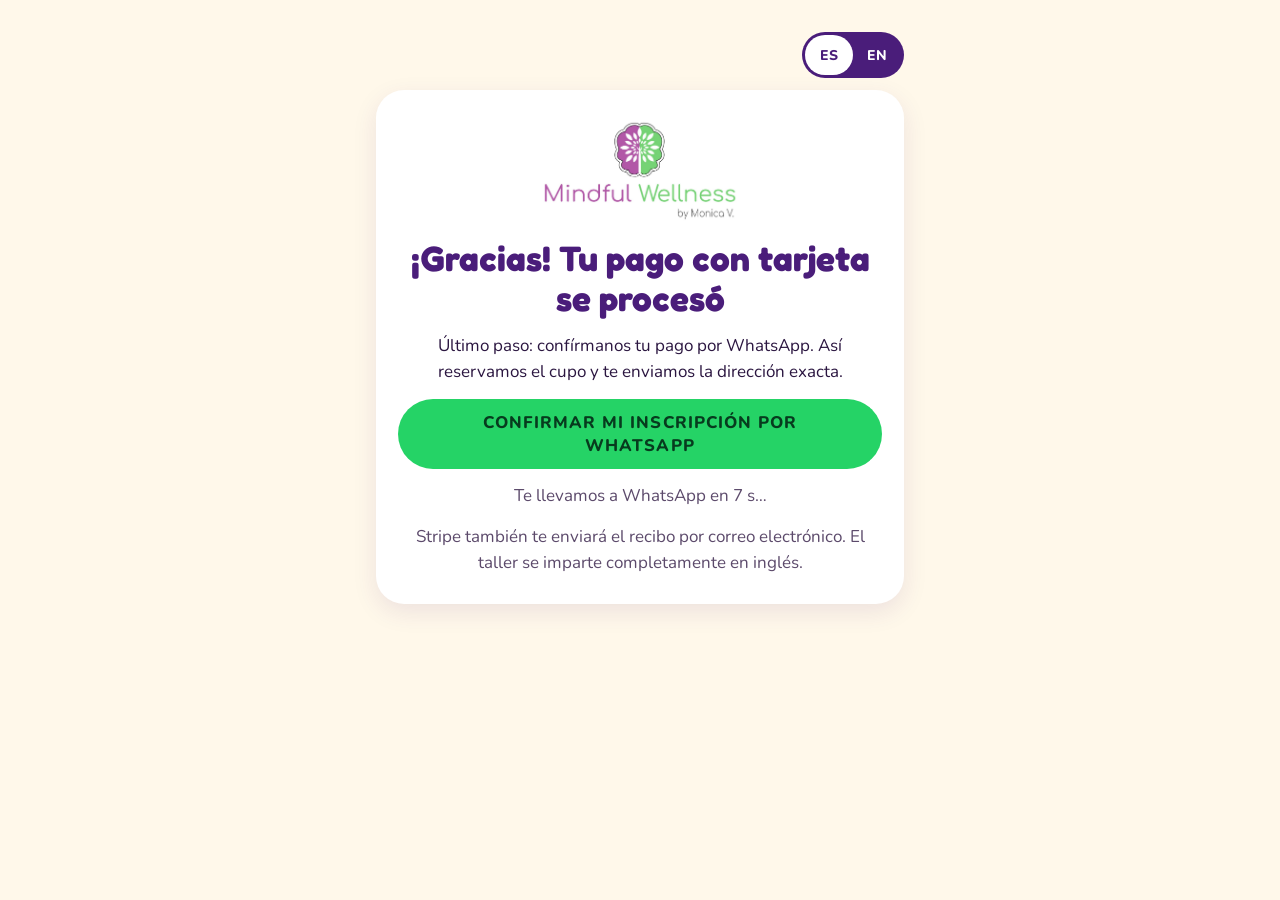
<file: pago-recibido.html>
<!doctype html>
<html lang="es">
<head>
  <meta charset="utf-8">
  <meta name="viewport" content="width=device-width, initial-scale=1">
  <title>Pago recibido · My Money, My Goals</title>
  <meta name="robots" content="noindex">
  <meta name="theme-color" content="#4a1d7a">
  <link rel="icon" href="assets/mindful-wellness-logo.png">
  <link rel="preconnect" href="https://fonts.googleapis.com">
  <link rel="preconnect" href="https://fonts.gstatic.com" crossorigin>
  <link href="https://fonts.googleapis.com/css2?family=Fredoka:wght@500;600;700&family=Nunito:wght@400;600;700;800&display=swap" rel="stylesheet">
  <link rel="stylesheet" href="css/styles.css">
  <style>
    .done { max-width: 560px; margin: 0 auto; padding: 32px 16px 48px; }
    .done-card { background: var(--white); border-radius: 28px; box-shadow: var(--shadow); padding: 28px 22px; display: grid; gap: 14px; text-align: center; justify-items: center; }
    .done-card img { width: clamp(150px, 34vw, 200px); }
    .done-card h1 { font-family: var(--font-fun); color: var(--purple); font-size: clamp(1.6rem, 6vw, 2.2rem); margin: 0; line-height: 1.15; }
    .code { background: var(--cream-2); border-radius: 14px; padding: 10px 16px; font: 700 1.2rem var(--font-fun); color: var(--purple); letter-spacing: .04em; }
    .btn--wa { background: #25D366; color: #073B1E; width: 100%; }
    .muted { color: var(--muted); margin: 0; }
    .lang-row { display: flex; justify-content: flex-end; margin-bottom: 12px; }
  </style>
</head>
<body>
  <main class="done">
    <div class="lang-row">
      <div class="lang" role="group" aria-label="Idioma / Language" style="background:var(--purple)">
        <button type="button" class="lang__btn" data-lang="es" aria-pressed="true">ES</button>
        <button type="button" class="lang__btn" data-lang="en" aria-pressed="false">EN</button>
      </div>
    </div>
    <section class="done-card">
      <img src="assets/mindful-wellness-logo.png" width="1674" height="885" alt="Mindful Wellness by Monica V.">
      <h1 data-t="title">¡Gracias! Tu pago con tarjeta se procesó</h1>
      <div class="code js-code" hidden></div>
      <p data-t="body">Último paso: confírmanos tu pago por WhatsApp. Así reservamos el cupo y te enviamos la dirección exacta.</p>
      <a class="btn btn--wa js-wa" href="#" data-t="waBtn">Confirmar mi inscripción por WhatsApp</a>
      <p class="muted js-count"></p>
      <p class="muted" data-t="receipt">Stripe también te enviará el recibo por correo electrónico. El taller se imparte completamente en inglés.</p>
    </section>
  </main>

  <script src="js/pago-config.js"></script>
  <script>
  (function () {
    var C = window.PAGO_CONFIG;
    var o = null;
    try { o = JSON.parse(sessionStorage.getItem("mmmgPago") || "null"); } catch (e) {}
    var q = new URLSearchParams(location.search);
    var lang = (q.get("lang") || (o && o.lang) || "es").indexOf("en") === 0 ? "en" : "es";
    var T = {
      es: { title: "¡Gracias! Tu pago con tarjeta se procesó",
        body: "Último paso: confírmanos tu pago por WhatsApp. Así reservamos el cupo y te enviamos la dirección exacta.",
        waBtn: "Confirmar mi inscripción por WhatsApp",
        receipt: "Stripe también te enviará el recibo por correo electrónico. El taller se imparte completamente en inglés.",
        count: function (s) { return "Te llevamos a WhatsApp en " + s + " s…"; }, fallback: "¿No se abrió? Toca el botón verde.",
        msg: function () {
          var l = ["Hola, Mónica 💜 Acabo de pagar con tarjeta la inscripción a My Money, My Goals."];
          if (o) { l.push("• Código: " + o.code, "• Niños: " + o.n, "• Total: $" + o.total); }
          l.push("Mi nombre es:"); return l.join("\n"); } },
      en: { title: "Thank you! Your card payment went through",
        body: "Last step: confirm your payment with us on WhatsApp. That is how we reserve your spot and send you the exact address.",
        waBtn: "Confirm my registration on WhatsApp",
        receipt: "Stripe will also email you a receipt. The workshop is taught entirely in English.",
        count: function (s) { return "Taking you to WhatsApp in " + s + " s…"; }, fallback: "Didn't open? Tap the green button.",
        msg: function () {
          var l = ["Hi Mónica 💜 I just paid by card for the My Money, My Goals registration."];
          if (o) { l.push("• Code: " + o.code, "• Children: " + o.n, "• Total: $" + o.total); }
          l.push("My name is:"); return l.join("\n"); } }
    };
    var timer = null, n = 8;
    function render() {
      var t = T[lang];
      document.documentElement.lang = lang;
      document.querySelectorAll("[data-t]").forEach(function (el) { var k = el.getAttribute("data-t"); if (typeof t[k] === "string") el.textContent = t[k]; });
      document.querySelectorAll(".lang__btn").forEach(function (b) { b.setAttribute("aria-pressed", String(b.dataset.lang === lang)); });
      var c = document.querySelector(".js-code");
      if (o && o.code) { c.hidden = false; c.textContent = o.code; }
      document.querySelector(".js-wa").href = "https://wa.me/" + C.whatsapp + "?text=" + encodeURIComponent(t.msg());
      document.querySelector(".js-count").textContent = timer ? t.count(n) : t.fallback;
    }
    document.querySelectorAll(".lang__btn").forEach(function (b) {
      b.addEventListener("click", function () { lang = b.dataset.lang; if (timer) { clearInterval(timer); timer = null; } render(); });
    });
    timer = setInterval(function () {
      n--; render();
      if (n <= 0) { clearInterval(timer); timer = null; render(); location.href = document.querySelector(".js-wa").href; }
    }, 1000);
    render();
  })();
  </script>
</body>
</html>
</file>
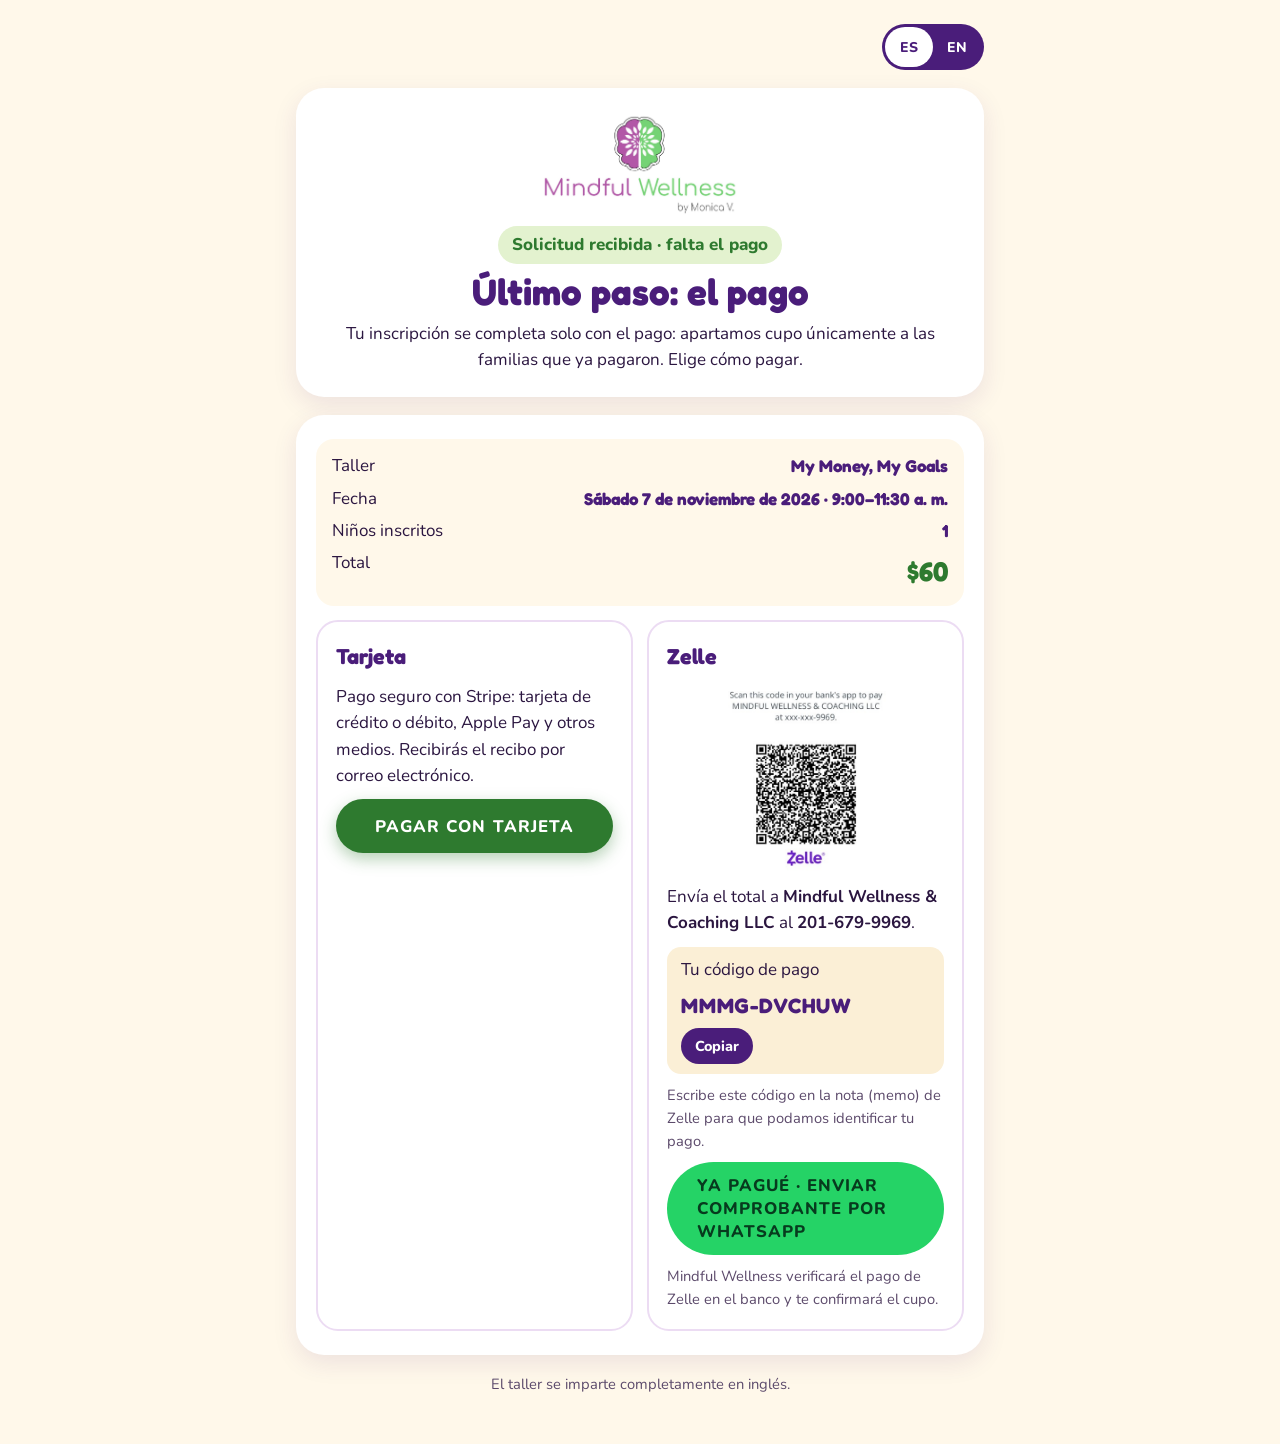
<file: pago.html>
<!doctype html>
<html lang="es">
<head>
  <meta charset="utf-8">
  <meta name="viewport" content="width=device-width, initial-scale=1">
  <title>Pago · My Money, My Goals</title>
  <meta name="robots" content="noindex">
  <meta name="theme-color" content="#4a1d7a">
  <link rel="icon" href="assets/mindful-wellness-logo.png">
  <link rel="preconnect" href="https://fonts.googleapis.com">
  <link rel="preconnect" href="https://fonts.gstatic.com" crossorigin>
  <link href="https://fonts.googleapis.com/css2?family=Fredoka:wght@500;600;700&family=Nunito:wght@400;600;700;800&display=swap" rel="stylesheet">
  <link rel="stylesheet" href="css/styles.css">
  <style>
    .pay-wrap { max-width: 720px; margin: 0 auto; padding: 24px 16px 48px; display: grid; gap: 18px; }
    .pay-card { background: var(--white); border-radius: 28px; box-shadow: var(--shadow); padding: 24px 20px; display: grid; gap: 14px; }
    .pay-head { text-align: center; display: grid; gap: 8px; justify-items: center; }
    .pay-head img { width: clamp(150px, 34vw, 200px); }
    .pay-head h1 { font-family: var(--font-fun); color: var(--purple); font-size: clamp(1.7rem, 6vw, 2.3rem); margin: 0; line-height: 1.1; }
    .ok { background: var(--lime-soft); color: var(--green); font-weight: 800; border-radius: 999px; padding: 6px 14px; }
    .summary { display: grid; gap: 6px; background: var(--cream); border-radius: 18px; padding: 14px 16px; }
    .summary div { display: flex; justify-content: space-between; gap: 12px; }
    .summary strong { font-family: var(--font-fun); color: var(--purple); }
    .total strong { font-size: 1.7rem; color: var(--green); }
    .methods { display: grid; gap: 14px; grid-template-columns: 1fr; }
    @media (min-width: 680px) { .methods { grid-template-columns: 1fr 1fr; } }
    .method { border: 2px solid #ecdcf3; border-radius: 22px; padding: 18px; display: grid; gap: 10px; align-content: start; }
    .method h2 { font-family: var(--font-fun); color: var(--purple); font-size: 1.35rem; margin: 0; }
    .method p { margin: 0; }
    .btn--full { width: 100%; }
    .zelle-qr { width: 170px; margin: 0 auto; border-radius: 14px; background: #fff; }
    .code { display: flex; align-items: center; gap: 10px; flex-wrap: wrap; background: var(--cream-2); border-radius: 14px; padding: 10px 14px; }
    .code b { font: 700 1.3rem var(--font-fun); color: var(--purple); letter-spacing: .04em; }
    .copy { border: 0; background: var(--purple); color: #fff; font: 800 .9rem var(--font-body); padding: 8px 14px; border-radius: 999px; cursor: pointer; }
    .btn--wa { background: #25D366; color: #073B1E; }
    .fine { font-size: .92rem; color: var(--muted); margin: 0; }
    .js-zphone { white-space: nowrap; }
    .warn { background: #fdeee0; color: #7a3d00; border-radius: 14px; padding: 12px 14px; font-weight: 700; }
    .lang-row { display: flex; justify-content: flex-end; }
  </style>
</head>
<body>
  <main class="pay-wrap">
    <div class="lang-row">
      <div class="lang" role="group" aria-label="Idioma / Language" style="background:var(--purple)">
        <button type="button" class="lang__btn" data-lang="es" aria-pressed="true">ES</button>
        <button type="button" class="lang__btn" data-lang="en" aria-pressed="false">EN</button>
      </div>
    </div>

    <section class="pay-card pay-head">
      <img src="assets/mindful-wellness-logo.png" width="1674" height="885" alt="Mindful Wellness by Monica V.">
      <span class="ok" data-t="received">Solicitud recibida · falta el pago</span>
      <h1 data-t="title">Último paso: el pago</h1>
      <p data-t="intro">Tu inscripción se completa solo con el pago: apartamos cupo únicamente a las familias que ya pagaron. Elige cómo pagar.</p>
    </section>

    <section class="pay-card">
      <div class="summary">
        <div><span data-t="workshop">Taller</span><strong>My Money, My Goals</strong></div>
        <div><span data-t="when">Fecha</span><strong data-t="date">Sábado 7 de noviembre de 2026 · 9:00–11:30 a. m.</strong></div>
        <div><span data-t="kids">Niños inscritos</span><strong class="js-n">1</strong></div>
        <div class="total"><span data-t="total">Total</span><strong class="js-total">$60</strong></div>
      </div>
      <p class="warn js-big" hidden data-t="big">Si inscribes a más de 4 hermanos, escríbenos y te ayudaremos con el pago.</p>

      <div class="methods js-methods">
        <article class="method">
          <h2 data-t="cardT">Tarjeta</h2>
          <p data-t="cardD">Pago seguro con Stripe: tarjeta de crédito o débito, Apple Pay y otros medios. Recibirás el recibo por correo electrónico.</p>
          <a class="btn btn--cta btn--full js-card" href="#" rel="noopener" data-t="cardBtn">Pagar con tarjeta</a>
        </article>

        <article class="method">
          <h2>Zelle</h2>
          <img class="zelle-qr" src="assets/zelle-qr.jpg" width="400" height="400" alt="Código QR de Zelle · Mindful Wellness & Coaching LLC">
          <p><span data-t="zelleSend">Envía el total a</span> <strong class="js-zname">Mindful Wellness &amp; Coaching LLC</strong> <span data-t="zelleAt">al</span> <strong class="js-zphone">201-679-9969</strong>.</p>
          <div class="code">
            <span data-t="code">Tu código de pago</span>
            <b class="js-code">MMMG</b>
            <button type="button" class="copy js-copy" data-t="copy">Copiar</button>
          </div>
          <p class="fine" data-t="memo">Escribe este código en la nota (memo) de Zelle para que podamos identificar tu pago.</p>
          <a class="btn btn--wa btn--full js-wa" href="#" target="_blank" rel="noopener" data-t="waBtn">Ya pagué · Enviar comprobante por WhatsApp</a>
          <p class="fine" data-t="waNote">Mindful Wellness verificará el pago de Zelle en el banco y te confirmará el cupo.</p>
        </article>
      </div>
    </section>

    <p class="fine" style="text-align:center" data-t="english">El taller se imparte completamente en inglés.</p>
  </main>

  <script src="js/pago-config.js"></script>
  <script>
  (function () {
    var C = window.PAGO_CONFIG;
    var T = {
      es: { received: "Solicitud recibida · falta el pago", title: "Último paso: el pago",
        intro: "Tu inscripción se completa solo con el pago: apartamos cupo únicamente a las familias que ya pagaron. Elige cómo pagar.",
        workshop: "Taller", when: "Fecha", date: "Sábado 7 de noviembre de 2026 · 9:00–11:30 a. m.", kids: "Niños inscritos", total: "Total",
        big: "Si inscribes a más de 4 hermanos, escríbenos y te ayudaremos con el pago.",
        cardT: "Tarjeta", cardD: "Pago seguro con Stripe: tarjeta de crédito o débito, Apple Pay y otros medios. Recibirás el recibo por correo electrónico.",
        cardBtn: "Pagar con tarjeta", zelleSend: "Envía el total a", zelleAt: "al", code: "Tu código de pago", copy: "Copiar", copied: "Copiado",
        memo: "Escribe este código en la nota (memo) de Zelle para que podamos identificar tu pago.",
        waBtn: "Ya pagué · Enviar comprobante por WhatsApp", waNote: "Mindful Wellness verificará el pago de Zelle en el banco y te confirmará el cupo.",
        english: "El taller se imparte completamente en inglés.",
        waMsg: function (code, n, t) { return "Hola, Mónica 💜 Acabo de pagar por Zelle la inscripción a My Money, My Goals.\nCódigo: " + code + "\nNiños: " + n + "\nTotal: $" + t + "\nAdjunto el comprobante 👇"; } },
      en: { received: "Request received · payment pending", title: "Last step: payment",
        intro: "Your registration is complete only after payment: we hold spots only for paid registrations. Choose how to pay.",
        workshop: "Workshop", when: "Date", date: "Sat., Nov. 7, 2026 · 9:00–11:30 AM", kids: "Children registered", total: "Total",
        big: "For more than 4 siblings, contact us and we will help you with payment.",
        cardT: "Card", cardD: "Secure payment with Stripe: credit or debit card, Apple Pay and more. You will get a receipt by email.",
        cardBtn: "Pay by card", zelleSend: "Send the total to", zelleAt: "at", code: "Your payment code", copy: "Copy", copied: "Copied",
        memo: "Write this code in the Zelle memo so we can find your payment.",
        waBtn: "I paid · Send receipt on WhatsApp", waNote: "Mindful Wellness checks the Zelle in the bank and confirms your spot.",
        english: "The workshop is taught entirely in English.",
        waMsg: function (code, n, t) { return "Hi Monica 💜 I just paid by Zelle for the My Money, My Goals registration.\nCode: " + code + "\nChildren: " + n + "\nTotal: $" + t + "\nHere is my receipt 👇"; } }
    };

    var q = new URLSearchParams(location.search);
    var n = parseInt(q.get("n"), 10);
    if (!(n >= 1)) n = 1;
    // Solo dígitos del número de inscripción de Jotform (nunca datos personales en la URL).
    var ref = (q.get("ref") || "").replace(/\D/g, "");
    var code = C.prefijo + "-" + (ref ? ref.slice(-6) : Math.random().toString(36).slice(2, 8).toUpperCase());
    var total = C.totals[n];
    var qlang = (q.get("lang") || "").toLowerCase();
    // Español por defecto; inglés solo si se pide con ?lang=en o con el botón EN.
    var lang = qlang.indexOf("en") === 0 ? "en" : "es";

    function render() {
      var t = T[lang];
      document.documentElement.lang = lang;
      document.querySelectorAll("[data-t]").forEach(function (el) { var k = el.getAttribute("data-t"); if (typeof t[k] === "string") el.textContent = t[k]; });
      document.querySelectorAll(".lang__btn").forEach(function (b) { b.setAttribute("aria-pressed", String(b.dataset.lang === lang)); });
      document.querySelector(".js-n").textContent = n;
      document.querySelector(".js-code").textContent = code;
      var big = !total;
      document.querySelector(".js-big").hidden = !big;
      document.querySelector(".js-total").textContent = big ? "—" : "$" + total;
      var card = document.querySelector(".js-card");
      if (big) { card.hidden = true; }
      else {
        var u = new URL(C.stripe[n]);
        u.searchParams.set("client_reference_id", code);
        u.searchParams.set("locale", lang);
        card.href = u.toString();
      }
      var wa = document.querySelector(".js-wa");
      wa.href = "https://wa.me/" + C.whatsapp + "?text=" + encodeURIComponent(t.waMsg(code, n, big ? "—" : total));
    }

    document.querySelectorAll(".lang__btn").forEach(function (b) {
      b.addEventListener("click", function () { lang = b.dataset.lang; render(); });
    });
    document.querySelector(".js-copy").addEventListener("click", function (e) {
      var btn = e.currentTarget;
      var done = function () { btn.textContent = T[lang].copied; setTimeout(function () { btn.textContent = T[lang].copy; }, 1800); };
      if (navigator.clipboard) navigator.clipboard.writeText(code).then(done, function () {});
    });
    // Igual que en las cajitas: guarda el pedido para la página de "pago recibido" (mismo navegador)
    document.querySelector(".js-card").addEventListener("click", function () {
      try { sessionStorage.setItem("mmmgPago", JSON.stringify({ code: code, n: n, total: total, lang: lang })); } catch (e) {}
    });
    render();
  })();
  </script>
</body>
</html>
</file>
<file: css/styles.css>
:root {
  --purple: #4a1d7a;
  --purple-2: #6b2fa0;
  --green: #2e7a2f;
  --green-2: #24632a;
  --lime: #8dcb3f;
  --lime-soft: #e3f2cf;
  --cream: #fff8ea;
  --cream-2: #fbefd6;
  --yellow: #f9c934;
  --coral: #f2766b;
  --ink: #2b1640;
  --muted: #5c4a6b;
  --white: #ffffff;
  --radius: 20px;
  --shadow: 0 8px 24px rgba(74, 29, 122, .10);
  --wrap: 1080px;
  --gap: clamp(16px, 2.4vw, 24px);
  --section: clamp(40px, 6vw, 64px);
  --font-fun: "Fredoka", "Nunito", system-ui, sans-serif;
  --font-body: "Nunito", system-ui, -apple-system, "Segoe UI", sans-serif;
}

* { box-sizing: border-box; }
html { scroll-behavior: smooth; }
@media (prefers-reduced-motion: reduce) { html { scroll-behavior: auto; } }
body {
  margin: 0; background: var(--cream); color: var(--ink);
  font-family: var(--font-body); font-size: 1.0625rem; line-height: 1.55;
  -webkit-font-smoothing: antialiased; overflow-x: hidden;
}
img { max-width: 100%; height: auto; display: block; }
a { color: var(--purple-2); }
h1, h2, h3, p { margin: 0; }
:focus-visible { outline: 3px solid var(--coral); outline-offset: 3px; border-radius: 6px; }

.wrap { width: 100%; max-width: var(--wrap); margin: 0 auto; padding: 0 16px; }
.narrow { max-width: 760px; }
.center { text-align: center; }
.sr-only { position: absolute; width: 1px; height: 1px; overflow: hidden; clip: rect(0 0 0 0); white-space: nowrap; }
.skip { position: absolute; left: -999px; top: 8px; background: var(--yellow); color: var(--ink); padding: 8px 14px; border-radius: 10px; z-index: 100; font-weight: 800; }
.skip:focus { left: 8px; }
.muted { color: var(--muted); }
.small { font-size: .92rem; }

/* ---------- Top bar (logo lives in the hero, centered) ---------- */
.topbar { position: sticky; top: 0; z-index: 20; background: rgba(74, 29, 122, .97); }
.topbar__inner { display: flex; align-items: center; justify-content: flex-end; gap: 16px; min-height: 52px; }
.nav { display: none; gap: 22px; margin-right: auto; }
.nav a { color: var(--white); text-decoration: none; font-weight: 700; font-size: .95rem; opacity: .92; }
.nav a:hover { opacity: 1; text-decoration: underline; }
.lang { display: inline-flex; background: rgba(255, 255, 255, .14); border-radius: 999px; padding: 3px; }
.lang__btn {
  border: 0; background: transparent; font: 800 .88rem var(--font-body); color: var(--white);
  padding: 6px 14px; min-height: 40px; min-width: 48px; border-radius: 999px; cursor: pointer;
}
.lang__btn[aria-pressed="true"] { background: var(--white); color: var(--purple); }
@media (min-width: 860px) { .nav { display: flex; } }

/* ---------- Hero ---------- */
.hero {
  background:
    radial-gradient(circle at 4% 18%, var(--lime) 0 60px, transparent 61px),
    radial-gradient(circle at 96% 8%, var(--coral) 0 22px, transparent 23px),
    radial-gradient(circle at 97% 92%, var(--yellow) 0 34px, transparent 35px),
    var(--purple);
  padding: 20px 0 32px;
}
.hero__head {
  background: var(--white); border-radius: 36px; text-align: center;
  padding: 22px 20px 24px; max-width: 820px; width: calc(100% - 32px);
  box-shadow: var(--shadow);
}
.hero__logo { width: clamp(150px, 34vw, 220px); height: auto; margin: 0 auto 10px; }
.kicker { color: var(--purple); font: 700 .78rem var(--font-body); letter-spacing: .22em; text-transform: uppercase; margin-bottom: 6px; }
.title { font-family: var(--font-fun); font-weight: 700; line-height: .98; font-size: clamp(2.7rem, 11vw, 5.4rem); letter-spacing: -.01em; }
.title span { display: block; }
.title__purple { color: var(--purple); }
.title__green { color: var(--green); }
.title__green > span { display: inline-block; position: relative; }
.title__green > span::after {
  content: ""; position: absolute; left: 38%; right: 4%; bottom: -5px; height: 6px;
  background: var(--coral); border-radius: 99px; transform: rotate(-1.5deg);
}
.sub { margin: 16px auto 0; max-width: 30ch; font: 700 clamp(1.05rem, 3.6vw, 1.4rem)/1.3 var(--font-body); }
.sub-es { margin-top: 6px; color: var(--muted); font-weight: 600; font-size: .95rem; }

/* Full photo: no cropping */
.hero__photo { margin: 20px auto 0; }
.hero__photo img {
  width: 100%; height: auto; aspect-ratio: 1122 / 500; object-fit: contain;
  border-radius: 24px; box-shadow: 0 12px 30px rgba(0, 0, 0, .25); background: var(--cream);
}

.hero__info {
  background: var(--cream); border-radius: 28px; margin-top: 20px; padding: 20px 18px 22px;
  text-align: center; box-shadow: var(--shadow); max-width: 820px; width: calc(100% - 32px);
  display: grid; gap: 12px; justify-items: center;
}
.chips { list-style: none; margin: 0; padding: 0; display: flex; flex-wrap: wrap; justify-content: center; gap: 8px; }
.chips li { background: var(--lime-soft); font: 800 .9rem var(--font-body); letter-spacing: .06em; text-transform: uppercase; padding: 7px 14px; border-radius: 999px; }
.english-note { font-weight: 800; }
.when-strip { display: flex; flex-wrap: wrap; justify-content: center; gap: 4px 0; font-weight: 800; color: var(--purple); }
.when-strip span + span::before { content: "•"; color: var(--coral); margin: 0 10px; }
.price-pill { background: var(--yellow); border-radius: 22px; padding: 12px 20px; width: 100%; max-width: 600px; }
.price-pill__main { font-weight: 700; display: flex; flex-wrap: wrap; justify-content: center; gap: 0 18px; }
.pp { white-space: nowrap; }
.pp + .pp::before { content: "•"; color: var(--coral); margin-right: 18px; }
@media (max-width: 420px) { .pp + .pp::before { display: none; } }
.price-pill strong { font-family: var(--font-fun); font-size: 1.75rem; color: var(--purple); vertical-align: -2px; }
.price-pill .sep { color: var(--coral); margin: 0 6px; }
.price-pill__small { font-size: .95rem; font-weight: 700; }

.btn {
  display: inline-flex; align-items: center; justify-content: center; min-height: 54px; padding: 12px 30px;
  border-radius: 999px; font: 800 1.05rem var(--font-body); text-decoration: none; cursor: pointer; border: 0;
  text-transform: uppercase; letter-spacing: .06em;
}
.btn--cta { background: var(--green); color: var(--white); box-shadow: 0 6px 16px rgba(46, 122, 47, .35); }
.btn--cta:hover { background: var(--green-2); }
.btn--cta.is-soon, .sticky-cta.is-soon { background: var(--purple-2); box-shadow: none; }

/* ---------- Sections ---------- */
.section { padding: var(--section) 0; }
.section--purple { background: var(--purple); color: var(--white); }
.section--cream2 { background: var(--cream-2); }
.section__head { margin-bottom: 22px; max-width: 680px; }
.h2 { font-family: var(--font-fun); font-weight: 700; font-size: clamp(1.75rem, 5vw, 2.35rem); color: var(--purple); line-height: 1.1; margin-bottom: 8px; }
.h2--light { color: var(--white); }
.h2--sm { font-size: 1.45rem; margin-bottom: 12px; }
.lead { font-size: 1.08rem; color: var(--muted); }
.section--purple .lead { color: rgba(255, 255, 255, .85); }
.note { margin-top: var(--gap); background: var(--white); border-left: 6px solid var(--coral); padding: 14px 18px; border-radius: 14px; }

/* Learn cards with real photos */
.cards { list-style: none; padding: 0; margin: 0; display: grid; gap: var(--gap); grid-template-columns: 1fr; }
@media (min-width: 600px) { .cards { grid-template-columns: 1fr 1fr; } }
@media (min-width: 1000px) { .cards { grid-template-columns: repeat(4, 1fr); } }
.card { background: var(--white); border-radius: var(--radius); overflow: hidden; box-shadow: var(--shadow); display: flex; flex-direction: column; }
.card__img { width: 100%; aspect-ratio: 3 / 2; object-fit: cover; background: var(--cream-2); }
.card__body { padding: 16px 18px 20px; }
.card__num { display: inline-block; font: 700 .85rem var(--font-fun); padding: 3px 10px; border-radius: 999px; margin-bottom: 8px; }
.card__num--green { background: var(--lime-soft); color: var(--green); }
.card__num--purple { background: #ece0f6; color: var(--purple); }
.card__num--yellow { background: #fdf0c2; color: #7a5a00; }
.card__num--coral { background: #fde0dc; color: #8a2e24; }
.card h3 { font-family: var(--font-fun); font-weight: 600; font-size: 1.22rem; color: var(--purple); margin-bottom: 4px; }

/* Experience */
.exp { display: grid; gap: var(--gap); grid-template-columns: 1fr; }
@media (min-width: 760px) { .exp { grid-template-columns: repeat(3, 1fr); } }
.exp__item { background: rgba(255, 255, 255, .08); border: 1px solid rgba(255, 255, 255, .2); border-radius: var(--radius); overflow: hidden; display: flex; flex-direction: column; }
.exp__img { width: 100%; aspect-ratio: 3 / 2; object-fit: cover; }
.exp__body { padding: 16px 18px 20px; }
.exp__item h3 { font-family: var(--font-fun); font-weight: 600; font-size: 1.3rem; color: var(--yellow); margin-bottom: 4px; }
.exp__item--groups { justify-content: center; background: rgba(255, 255, 255, .12); }
.age-groups { display: grid; grid-template-columns: 1fr 1fr; gap: 12px; margin-top: 14px; }
.age-group { border-radius: 16px; padding: 16px 10px; text-align: center; color: var(--ink); font-weight: 800; }
.age-group__n { display: block; font: 700 2.1rem/1 var(--font-fun); margin-bottom: 4px; }
.age-group--green { background: var(--lime); }
.age-group--yellow { background: var(--yellow); }

/* Details */
.details { display: grid; gap: var(--gap); grid-template-columns: 1fr; }
@media (min-width: 760px) { .details { grid-template-columns: 1fr 1fr; } }
.panel { background: var(--white); border-radius: var(--radius); padding: 22px; box-shadow: var(--shadow); }
.facts { margin: 0 0 12px; display: grid; gap: 10px; }
.facts div { display: grid; grid-template-columns: 90px 1fr; gap: 10px; align-items: baseline; padding-bottom: 10px; border-bottom: 1px solid #f0e6d2; }
.facts dt { font-size: .8rem; text-transform: uppercase; letter-spacing: .1em; color: var(--muted); font-weight: 800; }
.facts dd { margin: 0; font: 600 1.15rem var(--font-fun); color: var(--purple); }
.panel .small + .small { margin-top: 4px; }
.includes { list-style: none; padding: 0; margin: 0; display: grid; gap: 10px; }
.includes li { font-weight: 700; padding: 12px 14px; background: var(--cream); border-left: 5px solid var(--lime); border-radius: 10px; }

/* Team */
.team { list-style: none; padding: 0; margin: 0 auto; display: grid; gap: var(--gap); grid-template-columns: repeat(3, 1fr); max-width: 760px; }
.person { text-align: center; }
.person__photo {
  width: 100%; max-width: 200px; aspect-ratio: 1; margin: 0 auto 10px; border-radius: 50%;
  object-fit: cover; border: 5px solid var(--white); box-shadow: var(--shadow);
}
.person__photo--pending { display: grid; place-items: center; background: linear-gradient(135deg, #ece0f6, var(--lime-soft)); }
.person__photo--pending span { font: 700 clamp(2rem, 7vw, 3.4rem) var(--font-fun); color: var(--purple); opacity: .55; }
.person__name { font: 700 1.2rem var(--font-fun); color: var(--purple); }
.person__role { color: var(--muted); font-weight: 700; font-size: .95rem; }

/* Pricing */
.pricing { display: grid; gap: var(--gap); grid-template-columns: 1fr; align-items: stretch; }
@media (min-width: 860px) { .pricing { grid-template-columns: 3fr 2fr; } }
.prices { display: grid; gap: 12px; grid-template-columns: repeat(3, 1fr); }
.price { border-radius: 18px; padding: 18px 8px; text-align: center; font-weight: 800; display: grid; align-content: center; gap: 2px; }
.price__amt { font: 700 clamp(1.8rem, 6vw, 2.4rem)/1.05 var(--font-fun); }
.price--yellow { background: var(--yellow); }
.price--purple { background: var(--purple); color: var(--white); }
.price--green { background: var(--lime); }
.calc { background: var(--white); border-radius: var(--radius); padding: 18px 20px; box-shadow: var(--shadow); }
.calc label { font-weight: 800; display: block; margin-bottom: 10px; }
.calc__row { display: flex; flex-wrap: wrap; align-items: center; gap: 12px 20px; }
.stepper { display: inline-flex; align-items: center; gap: 8px; }
.stepper__btn { width: 46px; height: 46px; border-radius: 50%; border: 0; background: var(--purple); color: var(--white); font-size: 1.4rem; font-weight: 800; cursor: pointer; }
.stepper input { width: 64px; height: 46px; text-align: center; font: 800 1.25rem var(--font-body); border: 2px solid #cbb7dc; border-radius: 12px; color: var(--ink); }
.calc__total { font-size: 1.1rem; font-weight: 700; }
.calc__total strong { font: 700 1.8rem var(--font-fun); color: var(--green); }

/* FAQ */
.faq { display: grid; gap: 10px; margin-top: 16px; }
.faq details { background: var(--white); border-radius: 16px; padding: 0 18px; box-shadow: 0 2px 10px rgba(74, 29, 122, .06); }
.faq summary { cursor: pointer; font-weight: 800; padding: 15px 0; color: var(--purple); }
.faq__a { padding-bottom: 16px; display: grid; gap: 8px; }
.faq__groups { margin: 0; padding: 0; list-style: none; display: grid; gap: 6px; }
.faq__groups li { background: var(--cream); border-left: 5px solid var(--lime); border-radius: 10px; padding: 8px 12px; font-weight: 800; }
.faq__groups li + li { border-left-color: var(--yellow); }

/* Register */
.reg__text { font-size: 1.1rem; margin: 8px auto 0; max-width: 56ch; }
.reg__text--small { font-size: .98rem; opacity: .9; margin-bottom: 20px; }

.contact { list-style: none; padding: 0; margin: 0; font-weight: 700; }
.contact li { word-break: break-word; }

.footer { background: var(--white); border-top: 1px solid #efe3f5; padding: 28px 0 96px; text-align: center; }
.footer__inner { display: grid; gap: 8px; justify-items: center; }
.footer img { height: 64px; width: auto; }
.credits { font-size: .8rem; color: var(--muted); max-width: 70ch; }
.credits a { color: var(--muted); }

.sticky-cta {
  position: fixed; left: 16px; right: 16px; bottom: 14px; z-index: 30; text-align: center; text-decoration: none;
  background: var(--green); color: var(--white); font-weight: 800; letter-spacing: .06em; text-transform: uppercase;
  padding: 15px 18px; border-radius: 999px; box-shadow: 0 10px 24px rgba(0, 0, 0, .22);
}
@media (min-width: 860px) { .sticky-cta { display: none; } .footer { padding-bottom: 28px; } }
@media (max-width: 420px) { .team { gap: 10px; } .person__name { font-size: 1.05rem; } .person__role { font-size: .85rem; } }

/* Elegir idioma del formulario */
.reg__langs { margin-top: 26px; padding-top: 18px; border-top: 1px solid rgba(255,255,255,.25); }
.reg__langs .reg__text--small { margin-bottom: 12px; }
.reg__langbtns { display: flex; flex-wrap: wrap; gap: 12px; justify-content: center; margin-bottom: 12px; }
.btn--lang { background: var(--white); color: var(--purple); border: 2px solid var(--white); min-width: 220px; }
.btn--lang:hover { background: transparent; color: var(--white); }

/* Foto encuadrada sin modificar el archivo original */
.person__photo--frame { overflow: hidden; }
.person__photo--frame img { display: block; width: 100%; height: 100%; object-fit: cover; }
</file>
